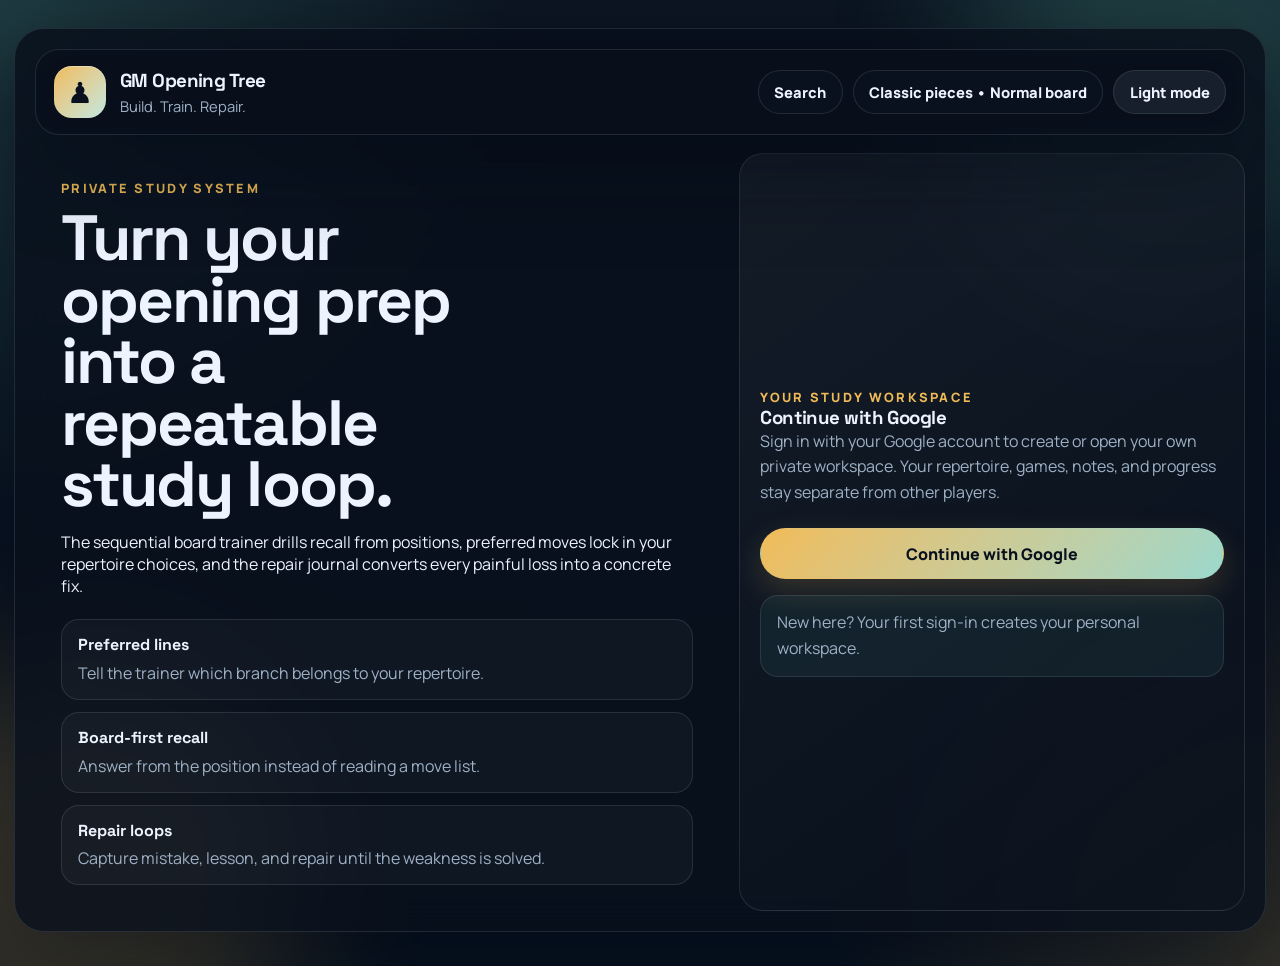
<file: index.html>
<!doctype html>
<html lang="en" data-theme="dark">
<head>
  <meta charset="UTF-8" />
  <meta name="viewport" content="width=device-width, initial-scale=1.0" />
  <title>GM Opening Tree</title>
  <meta name="theme-color" content="#08111d" />
  <link rel="manifest" href="manifest.json" />
  <link rel="preconnect" href="https://fonts.googleapis.com" />
  <link rel="preconnect" href="https://fonts.gstatic.com" crossorigin />
  <link href="https://fonts.googleapis.com/css2?family=Manrope:wght@400;500;700;800&family=Space+Grotesk:wght@500;700&display=swap" rel="stylesheet" />
  <script>
    document.documentElement.dataset.theme = localStorage.getItem("gm_opening_tree_theme_v1") || "dark";
  </script>
  <link rel="stylesheet" href="styles.css" />
  <script src="vendor/supabase-js.min.js"></script>
  <script src="vendor/chess.min.js"></script>
</head>
<body class="app-page" data-page="dashboard">
  <div class="texture-grid"></div>
  <div class="bg-orb orb-a"></div>
  <div class="bg-orb orb-b"></div>

  <header class="page-shell site-header">
    <nav class="topbar">
      <a class="brand brand-link" href="index.html">
        <span class="logo">&#9823;</span>
        <div>
          <h1>GM Opening Tree</h1>
          <p>Your repertoire cockpit</p>
        </div>
      </a>

      <div class="page-nav" aria-label="Primary">
        <a class="nav-link is-current" href="index.html">Dashboard</a>
        <a class="nav-link" href="editor.html">Move Editor</a>
        <a class="nav-link" href="games.html">Games</a>
        <a class="nav-link" href="positions.html">Positions</a>
        <a class="nav-link" href="training.html">Training</a>
        <a class="nav-link" href="repair.html">Repair</a>
        <a class="nav-link" href="support.html">Support</a>
      </div>

      <div class="nav-actions">
        <button id="themeToggleBtn" class="button button-secondary button-tiny" type="button">Light mode</button>
        <button id="syncBtn" class="button button-primary button-tiny" type="button">Sync</button>
        <button id="logoutBtn" class="button button-secondary button-tiny" type="button">Logout</button>
      </div>
    </nav>

    <section class="hero-grid">
      <div class="hero-copy">
        <p class="eyebrow">What to do</p>
        <h2>Run the app like a chess brain, not just an opening notebook.</h2>
        <p>
          Build lines, analyze real games, extract lasting positions, drill your repertoire, and keep repair work visible until the weakness disappears.
        </p>
      </div>

      <div class="hero-stat-grid">
        <article class="stat-card">
          <span>Moves tracked</span>
          <strong id="nodeCount">0</strong>
        </article>
        <article class="stat-card">
          <span>Root lines</span>
          <strong id="lineCount">0</strong>
        </article>
        <article class="stat-card">
          <span>Games analyzed</span>
          <strong id="gameCount">0</strong>
        </article>
        <article class="stat-card">
          <span>Positions saved</span>
          <strong id="positionCount">0</strong>
        </article>
        <article class="stat-card">
          <span>Mistakes logged</span>
          <strong id="mistakeCount">0</strong>
        </article>
        <article class="stat-card">
          <span>Repairs due</span>
          <strong id="repairCount">0</strong>
        </article>
      </div>
    </section>
  </header>

  <main class="page-shell dashboard-shell">
    <section class="panel dashboard-panel">
      <div class="section-heading">
        <div>
          <p class="eyebrow">Today's Mission</p>
          <h3>What is the single best thing to do next?</h3>
          <p class="muted">Repairs, positions, opening lines, unfinished games, and support items compete here so you do not have to guess.</p>
        </div>

        <div class="dashboard-focus">
          <span id="dashboardMissionCount" class="status-pill">0 actions ready</span>
        </div>
      </div>

      <div id="todayMissionList" class="dashboard-grid"></div>
    </section>

    <section class="panel dashboard-panel">
      <div class="section-heading">
        <div>
          <p class="eyebrow">Study dashboard</p>
          <h3>Choose your next rep</h3>
          <p class="muted">
            The app now splits move building, personal game analysis, extracted positions, training, and repair into separate lanes so later middlegame and endgame modules can fit cleanly too.
          </p>
        </div>

        <div class="dashboard-focus">
          <span class="status-pill">Future-ready workspace</span>
        </div>
      </div>

      <div class="dashboard-grid">
        <a class="study-choice-card" href="editor.html">
          <span class="study-choice-kicker">Move editor</span>
          <h4>Build lines with the live board</h4>
          <p>Use the explorer, edit move notes, mark preferred answers, and see the board update as you move.</p>
          <div class="study-choice-meta">
            <strong id="dashboardEditorCount">0 moves</strong>
            <span>Explorer, editor, and board</span>
          </div>
        </a>

        <a class="study-choice-card" href="games.html">
          <span class="study-choice-kicker">Game analysis</span>
          <h4>Replay your own games honestly</h4>
          <p>Import a PGN, mark the critical moments, write what you thought, and extract reusable study objects from the pain.</p>
          <div class="study-choice-meta">
            <strong id="dashboardGamesCount">0 games</strong>
            <span>Replay board, move notes, extraction tools</span>
          </div>
        </a>

        <a class="study-choice-card" href="positions.html">
          <span class="study-choice-kicker">Position vault</span>
          <h4>Keep the boards that matter</h4>
          <p>Save important positions with the human question, best move idea, and linked repair so the lesson survives the game.</p>
          <div class="study-choice-meta">
            <strong id="dashboardPositionCount">0 positions</strong>
            <span>Position cards linked to games and openings</span>
          </div>
        </a>

        <a class="study-choice-card" href="training.html">
          <span class="study-choice-kicker">Training mode</span>
          <h4>Sequential board trainer</h4>
          <p>Choose the root, hear the opponent reply, and keep naming your move until the stored line runs out.</p>
          <div class="study-choice-meta">
            <strong id="dashboardTrainerCount">0 prompts</strong>
            <span>Reveal the answer or jump to the next line</span>
          </div>
        </a>

        <a class="study-choice-card" href="repair.html">
          <span class="study-choice-kicker">Repair loop</span>
          <h4>Turn mistakes into fixes</h4>
          <p>Store the mistake, capture the lesson, and keep the repair active until the leak is fully solved.</p>
          <div class="study-choice-meta">
            <strong id="dashboardRepairCount">0 open</strong>
            <span>Linked to board positions</span>
          </div>
        </a>

        <a class="study-choice-card" href="support.html">
          <span class="study-choice-kicker">Support hub</span>
          <h4>Hold goals, reminders, books, and mindset cards</h4>
          <p>Keep the non-board parts of the journey visible without polluting the chess analysis pages.</p>
          <div class="study-choice-meta">
            <strong id="dashboardSupportCount">0 goals • 0 due</strong>
            <span>Goals, reminders, books, cards</span>
          </div>
        </a>
      </div>
    </section>

    <section class="dashboard-secondary">
      <article class="panel dashboard-focus-panel">
        <p class="eyebrow">Current focus</p>
        <h3 id="dashboardFocusTitle">No move selected yet</h3>
        <p id="dashboardFocusSubtitle" class="muted">Open the move editor, pick a line, and the selected focus will travel with you across pages.</p>
        <div id="dashboardCurrentLine" class="line-strip">
          <div class="line-empty">Selection is empty. The workspace is ready whenever you want to anchor it to a line.</div>
        </div>
      </article>

      <article class="panel dashboard-roadmap-panel">
        <p class="eyebrow">Support brain</p>
        <h3>Visible outside-the-board work</h3>
        <p class="muted">
          Overdue reminders, current books, pinned cards, and critical goals stay visible here while the actual editing lives in the Support Hub.
        </p>
        <div class="intro-stat-stack">
          <span id="dashboardDueReminderCount" class="status-pill">0 due reminders</span>
          <span id="dashboardCurrentBooksCount" class="status-pill">0 current books</span>
          <span id="dashboardActiveGoalsCount" class="status-pill">0 active goals</span>
          <span id="dashboardPinnedCardsCount" class="status-pill">0 pinned cards</span>
          <span id="dashboardSupportCriticalGoals" class="status-pill">0 critical goals</span>
        </div>
        <div id="dashboardSupportSummary" class="heatmap-list">
          <div class="line-empty">No support items yet. Add goals, reminders, books, or cards in the Support Hub.</div>
        </div>
      </article>
    </section>

    <section class="dashboard-secondary">
      <article class="panel dashboard-heatmap-panel">
        <p class="eyebrow">Weakness heatmap</p>
        <h3>Repeated patterns</h3>
        <p class="muted">Mistakes extracted from your games will accumulate here by category so the same leak stops hiding.</p>
        <div id="dashboardHeatmap" class="heatmap-list">
          <div class="line-empty">No mistake records yet.</div>
        </div>
      </article>

      <article class="panel dashboard-queue-panel">
        <p class="eyebrow">Games needing work</p>
        <h3>Unfinished analysis queue</h3>
        <p class="muted">Imported games stay visible here until the lessons are extracted and the repairs exist.</p>
        <div id="dashboardGameQueue" class="queue-list">
          <div class="line-empty">No games in the queue yet.</div>
        </div>
      </article>
    </section>
  </main>

  <footer class="page-shell page-footer">
    <p>Pick the page that matches the work: build, train, or repair.</p>
  </footer>

  <script src="js/config.js"></script>
  <script type="module" src="js/db.js"></script>
  <script type="module" src="./js/dashboard.js"></script>
  <script>
    if ("serviceWorker" in navigator) navigator.serviceWorker.register("service-worker.js");
  </script>
</body>
</html>
</file>
<file: styles.css>
:root {
  --font-body: "Manrope", ui-sans-serif, sans-serif;
  --font-heading: "Space Grotesk", ui-sans-serif, sans-serif;
  --radius-xl: 34px;
  --radius-lg: 28px;
  --radius-md: 20px;
  --radius-sm: 14px;
}

[data-theme="dark"] {
  --bg: #07111f;
  --bg-secondary: #0c1727;
  --surface: rgba(9, 17, 29, 0.82);
  --surface-strong: rgba(12, 21, 35, 0.95);
  --surface-soft: rgba(17, 29, 47, 0.76);
  --surface-card: rgba(14, 24, 40, 0.72);
  --text: #edf4ff;
  --muted: #9fb1c5;
  --soft: #cfdae8;
  --line: rgba(153, 171, 194, 0.16);
  --line-strong: rgba(153, 171, 194, 0.28);
  --accent: #f0bb57;
  --accent-2: #5fc0ac;
  --accent-3: #df7d72;
  --accent-shadow: rgba(240, 187, 87, 0.18);
  --shadow: 0 32px 90px rgba(2, 8, 20, 0.46);
  --board-light: #f2efe5;
  --board-dark: #8393af;
  --board-frame: linear-gradient(145deg, rgba(255, 255, 255, 0.05), rgba(255, 255, 255, 0)),
    linear-gradient(135deg, rgba(240, 187, 87, 0.14), rgba(95, 192, 172, 0.12));
  --piece-outline: rgba(9, 16, 28, 0.97);
  --piece-shadow: 0 4px 10px rgba(7, 17, 31, 0.16);
  --button-secondary: rgba(147, 163, 184, 0.11);
  --button-ghost: rgba(13, 22, 36, 0.48);
  --choice-a: linear-gradient(135deg, rgba(16, 27, 45, 0.93), rgba(12, 20, 35, 0.8));
  --choice-b: linear-gradient(135deg, rgba(20, 34, 56, 0.88), rgba(13, 23, 39, 0.78));
}

[data-theme="light"] {
  --bg: #f4efe4;
  --bg-secondary: #f8f3ea;
  --surface: rgba(255, 255, 255, 0.84);
  --surface-strong: rgba(255, 255, 255, 0.95);
  --surface-soft: rgba(255, 251, 245, 0.88);
  --surface-card: rgba(248, 242, 232, 0.86);
  --text: #162133;
  --muted: #607089;
  --soft: #39485e;
  --line: rgba(27, 44, 71, 0.12);
  --line-strong: rgba(27, 44, 71, 0.22);
  --accent: #b96f26;
  --accent-2: #0e8b78;
  --accent-3: #b14d60;
  --accent-shadow: rgba(185, 111, 38, 0.16);
  --shadow: 0 28px 70px rgba(54, 61, 74, 0.12);
  --board-light: #fffaf0;
  --board-dark: #8190ab;
  --board-frame: linear-gradient(145deg, rgba(255, 255, 255, 0.8), rgba(255, 255, 255, 0.14)),
    linear-gradient(135deg, rgba(185, 111, 38, 0.09), rgba(14, 139, 120, 0.08));
  --piece-outline: rgba(17, 26, 41, 0.88);
  --piece-shadow: 0 3px 8px rgba(17, 26, 41, 0.1);
  --button-secondary: rgba(18, 31, 50, 0.08);
  --button-ghost: rgba(255, 255, 255, 0.58);
  --choice-a: linear-gradient(135deg, rgba(255, 255, 255, 0.98), rgba(245, 238, 226, 0.9));
  --choice-b: linear-gradient(135deg, rgba(248, 243, 235, 0.98), rgba(255, 255, 255, 0.86));
}

* {
  box-sizing: border-box;
}

[data-board-contrast="high-clarity"] {
  --board-light: #fff8ec;
  --board-dark: #647899;
}

html {
  min-height: 100%;
}

body {
  margin: 0;
  min-height: 100vh;
  font-family: var(--font-body);
  color: var(--text);
  background:
    radial-gradient(circle at top left, rgba(95, 192, 172, 0.22), transparent 32rem),
    radial-gradient(circle at bottom right, rgba(240, 187, 87, 0.18), transparent 28rem),
    linear-gradient(180deg, rgba(255, 255, 255, 0.02), rgba(255, 255, 255, 0)),
    var(--bg);
  overflow-x: hidden;
}

.texture-grid {
  position: fixed;
  inset: 0;
  background-image:
    linear-gradient(rgba(255, 255, 255, 0.025) 1px, transparent 1px),
    linear-gradient(90deg, rgba(255, 255, 255, 0.025) 1px, transparent 1px);
  background-size: 36px 36px;
  mask-image: radial-gradient(circle at center, black, transparent 82%);
  pointer-events: none;
  opacity: 0.45;
}

[data-theme="light"] .texture-grid {
  background-image:
    linear-gradient(rgba(20, 32, 51, 0.028) 1px, transparent 1px),
    linear-gradient(90deg, rgba(20, 32, 51, 0.028) 1px, transparent 1px);
  opacity: 0.56;
}

.bg-orb {
  position: fixed;
  width: 420px;
  height: 420px;
  border-radius: 50%;
  filter: blur(72px);
  opacity: 0.32;
  pointer-events: none;
}

.orb-a {
  top: -140px;
  right: -100px;
  background: rgba(95, 192, 172, 0.74);
}

.orb-b {
  left: -120px;
  bottom: -180px;
  background: rgba(240, 187, 87, 0.68);
}

.page-shell {
  width: min(1380px, calc(100% - 28px));
  margin: 0 auto;
}

.site-header,
.page-header,
.page-footer,
.live-board-shell,
.workspace-shell,
.training-shell,
.repair-shell,
.random-shell,
.auth-shell,
.dashboard-shell {
  position: relative;
  z-index: 1;
}

.site-header,
.page-header {
  padding-top: 22px;
}

.page-footer {
  padding: 14px 0 36px;
  text-align: center;
  color: var(--muted);
}

h1,
h2,
h3,
h4,
p {
  margin: 0;
}

h1,
h2,
h3,
h4 {
  font-family: var(--font-heading);
  letter-spacing: -0.03em;
}

a {
  color: inherit;
}

code {
  padding: 0.15rem 0.38rem;
  border-radius: 0.5rem;
  background: rgba(148, 163, 184, 0.12);
  color: var(--text);
}

.topbar,
.hero-grid,
.panel {
  border: 1px solid var(--line);
  background: var(--surface);
  backdrop-filter: blur(18px);
  box-shadow: var(--shadow);
  animation: riseIn 0.55s ease both;
}

.topbar {
  display: flex;
  align-items: center;
  justify-content: space-between;
  gap: 18px;
  flex-wrap: wrap;
  padding: 16px 18px;
  border-radius: 24px;
}

.brand {
  display: flex;
  align-items: center;
  gap: 14px;
  min-width: 0;
}

.brand-link {
  text-decoration: none;
}

.logo {
  display: grid;
  place-items: center;
  width: 52px;
  height: 52px;
  flex: 0 0 52px;
  border-radius: 18px;
  background: linear-gradient(135deg, var(--accent), color-mix(in srgb, var(--accent-2) 38%, white));
  color: #08111d;
  font-size: 29px;
  box-shadow: inset 0 1px 0 rgba(255, 255, 255, 0.35);
}

.brand h1 {
  font-size: 1.18rem;
}

.brand p {
  color: var(--muted);
  font-size: 0.92rem;
  margin-top: 0.18rem;
}

.page-nav,
.nav-actions,
.stack-actions,
.form-actions,
.random-actions,
.repair-actions,
.line-tools,
.roadmap-pill-row {
  display: flex;
  align-items: center;
  gap: 10px;
  flex-wrap: wrap;
}

.page-nav {
  justify-content: center;
  padding: 6px;
  border: 1px solid var(--line);
  border-radius: 999px;
  background: rgba(255, 255, 255, 0.03);
}

.nav-link {
  display: inline-flex;
  align-items: center;
  justify-content: center;
  min-height: 42px;
  padding: 0.68rem 0.95rem;
  border-radius: 999px;
  color: var(--muted);
  text-decoration: none;
  font-size: 0.92rem;
  font-weight: 800;
  transition: color 0.18s ease, background 0.18s ease, transform 0.18s ease;
}

.nav-link:hover {
  color: var(--text);
  transform: translateY(-1px);
}

.nav-link.is-current {
  background: rgba(255, 255, 255, 0.08);
  color: var(--text);
}

.button {
  appearance: none;
  border: 1px solid transparent;
  border-radius: 999px;
  padding: 0.86rem 1.15rem;
  font: inherit;
  font-weight: 800;
  color: var(--text);
  cursor: pointer;
  text-decoration: none;
  transition: transform 0.18s ease, box-shadow 0.18s ease, border-color 0.18s ease, background 0.18s ease;
}

.button:hover {
  transform: translateY(-1px);
}

.button:disabled {
  opacity: 0.45;
  cursor: not-allowed;
  transform: none;
}

.button-primary {
  background: linear-gradient(135deg, var(--accent), color-mix(in srgb, var(--accent-2) 62%, white));
  color: #08111d;
  box-shadow: 0 12px 32px var(--accent-shadow);
}

.button-secondary {
  background: var(--button-secondary);
  border-color: var(--line);
}

.button-ghost {
  background: var(--button-ghost);
  border-color: var(--line);
}

.button-danger {
  background: color-mix(in srgb, var(--accent-3) 22%, transparent);
  border-color: color-mix(in srgb, var(--accent-3) 34%, var(--line));
  color: color-mix(in srgb, var(--accent-3) 68%, white);
}

.button-soft-accent {
  background: linear-gradient(135deg, color-mix(in srgb, var(--accent) 18%, transparent), color-mix(in srgb, var(--accent-2) 16%, transparent));
  border-color: color-mix(in srgb, var(--accent) 25%, var(--line));
}

.button-tiny {
  padding: 0.68rem 0.96rem;
  font-size: 0.92rem;
}

.hidden-file-input {
  display: none;
}

.eyebrow {
  color: var(--accent);
  font-size: 0.8rem;
  font-weight: 900;
  letter-spacing: 0.18em;
  text-transform: uppercase;
}

.muted,
.subheading,
.panel-note,
.phone-note {
  color: var(--muted);
  line-height: 1.6;
}

.hero-grid {
  margin-top: 18px;
  border-radius: 34px;
  padding: 32px;
  display: grid;
  grid-template-columns: minmax(0, 1.25fr) minmax(320px, 0.95fr);
  gap: 22px;
}

.hero-copy h2 {
  font-size: clamp(2.8rem, 6vw, 5.25rem);
  line-height: 0.95;
  margin: 0.72rem 0 1rem;
  max-width: 13ch;
}

.hero-copy p:last-child {
  max-width: 60ch;
  font-size: 1.04rem;
}

.hero-stat-grid {
  display: grid;
  grid-template-columns: repeat(2, minmax(0, 1fr));
  gap: 12px;
  align-content: start;
}

.stat-card {
  padding: 1.15rem 1.2rem;
  border-radius: 22px;
  border: 1px solid var(--line);
  background: linear-gradient(145deg, rgba(255, 255, 255, 0.04), rgba(255, 255, 255, 0));
}

.stat-card span {
  display: block;
  color: var(--muted);
  font-size: 0.88rem;
  margin-bottom: 0.45rem;
}

.stat-card strong {
  display: block;
  font-size: clamp(1.9rem, 3vw, 2.6rem);
  color: var(--accent);
  font-family: var(--font-heading);
}

.panel {
  border-radius: 30px;
  padding: 22px;
  min-width: 0;
}

.page-intro-panel,
.dashboard-panel {
  margin-top: 18px;
}

.page-intro-panel h2 {
  font-size: clamp(2rem, 4vw, 3.3rem);
  line-height: 1;
  margin: 0.5rem 0 0.85rem;
  max-width: 14ch;
}

.page-intro-meta,
.dashboard-focus {
  align-self: flex-start;
}

.dashboard-shell {
  display: grid;
  gap: 18px;
  padding-top: 18px;
  padding-bottom: 20px;
}

.dashboard-grid,
.dashboard-secondary,
.repair-workspace {
  display: grid;
  gap: 18px;
}

.dashboard-grid {
  grid-template-columns: repeat(auto-fit, minmax(260px, 1fr));
}

.dashboard-secondary {
  grid-template-columns: minmax(0, 1.1fr) minmax(320px, 0.9fr);
}

.study-choice-card {
  display: grid;
  gap: 12px;
  padding: 22px;
  border-radius: 26px;
  border: 1px solid var(--line);
  background: linear-gradient(135deg, rgba(255, 255, 255, 0.05), rgba(255, 255, 255, 0)),
    linear-gradient(140deg, rgba(240, 187, 87, 0.08), rgba(95, 192, 172, 0.08));
  text-decoration: none;
  transition: transform 0.18s ease, border-color 0.18s ease, box-shadow 0.18s ease;
}

.study-choice-card:hover {
  transform: translateY(-2px);
  border-color: var(--line-strong);
  box-shadow: 0 20px 50px rgba(4, 10, 22, 0.12);
}

.study-choice-kicker {
  color: var(--accent);
  font-size: 0.78rem;
  font-weight: 900;
  letter-spacing: 0.16em;
  text-transform: uppercase;
}

.study-choice-card h4 {
  font-size: 1.42rem;
}

.study-choice-card p {
  color: var(--muted);
  line-height: 1.65;
}

.trainer-setup-panel,
.trainer-panel {
  display: grid;
  gap: 18px;
}

.trainer-setup-grid {
  display: grid;
  grid-template-columns: repeat(3, minmax(0, 1fr));
  gap: 14px;
}

.trainer-filter-card,
.trainer-select-field {
  padding: 18px;
  border-radius: 22px;
  border: 1px solid var(--line);
  background: linear-gradient(145deg, rgba(255, 255, 255, 0.04), rgba(255, 255, 255, 0));
}

.trainer-filter-card {
  display: grid;
  gap: 12px;
}

.trainer-filter-card strong {
  display: block;
  font-size: 1.24rem;
  font-family: var(--font-heading);
}

.trainer-select-field {
  align-content: start;
}

.trainer-select-field select {
  margin-top: 10px;
}

.segmented-control {
  display: flex;
  gap: 10px;
  flex-wrap: wrap;
}

.segmented-button {
  flex: 1 1 120px;
}

.segmented-button.is-active {
  border-color: color-mix(in srgb, var(--accent) 48%, var(--line));
  background: linear-gradient(135deg, color-mix(in srgb, var(--accent) 28%, transparent), color-mix(in srgb, var(--accent-2) 18%, transparent));
  box-shadow: 0 0 0 4px color-mix(in srgb, var(--accent) 12%, transparent);
}

.study-choice-meta {
  display: flex;
  justify-content: space-between;
  gap: 12px;
  flex-wrap: wrap;
  padding-top: 10px;
  border-top: 1px solid var(--line);
}

.study-choice-meta strong {
  font-size: 1rem;
}

.study-choice-meta span {
  color: var(--muted);
  font-size: 0.92rem;
}

.dashboard-focus-panel,
.dashboard-roadmap-panel {
  display: grid;
  gap: 14px;
}

.roadmap-pill {
  display: inline-flex;
  align-items: center;
  justify-content: center;
  min-height: 40px;
  padding: 0.65rem 0.88rem;
  border-radius: 999px;
  border: 1px solid var(--line);
  background: rgba(255, 255, 255, 0.03);
  color: var(--soft);
  font-size: 0.88rem;
  font-weight: 800;
}

.live-board-shell {
  padding: 18px 0 0;
}

.live-board-panel {
  position: relative;
  overflow: hidden;
}

.live-board-panel::before {
  content: "";
  position: absolute;
  inset: auto -10% -45% 25%;
  height: 300px;
  background: radial-gradient(circle, rgba(240, 187, 87, 0.14), transparent 70%);
  pointer-events: none;
}

.live-board-heading,
.live-board-layout {
  position: relative;
  z-index: 1;
}

.live-board-heading {
  display: flex;
  justify-content: space-between;
  gap: 18px;
  align-items: flex-start;
  margin-bottom: 18px;
}

.live-board-heading h3,
.section-heading h3 {
  font-size: clamp(1.8rem, 3vw, 2.55rem);
  margin: 0.45rem 0 0.38rem;
}

.status-pill,
.mini-pill {
  display: inline-flex;
  align-items: center;
  justify-content: center;
  min-height: 44px;
  padding: 0.7rem 1rem;
  border-radius: 999px;
  border: 1px solid color-mix(in srgb, var(--accent) 32%, var(--line));
  background: rgba(7, 13, 24, 0.08);
  color: var(--text);
  font-size: 0.92rem;
  font-weight: 900;
}

[data-theme="light"] .status-pill,
[data-theme="light"] .mini-pill {
  background: rgba(255, 255, 255, 0.62);
}

.mini-pill {
  min-height: 0;
  align-self: flex-start;
  margin-bottom: 12px;
}

.live-board-layout,
.repair-focus-layout {
  display: grid;
  grid-template-columns: minmax(300px, 440px) minmax(0, 1fr);
  gap: 24px;
  align-items: start;
}

.board-stage,
.random-board-column {
  display: grid;
  gap: 14px;
}

.board-frame {
  width: min(100%, 440px);
  padding: 18px;
  border-radius: 30px;
  border: 1px solid var(--line);
  background: var(--board-frame);
}

.compact-board-frame {
  width: min(100%, 360px);
}

.chess-board {
  width: 100%;
  aspect-ratio: 1;
  display: grid;
  grid-template-columns: repeat(8, minmax(0, 1fr));
  border-radius: 24px;
  overflow: hidden;
  border: 1px solid var(--line);
  background: var(--bg-secondary);
  container-type: inline-size;
}

.chess-board.compact {
  border-radius: 20px;
}

.board-square {
  position: relative;
  display: grid;
  place-items: center;
  aspect-ratio: 1;
  min-width: 0;
  min-height: 0;
}

.board-square.light {
  background: var(--board-light);
}

.board-square.dark {
  background: var(--board-dark);
}

.board-square::before,
.board-square::after {
  position: absolute;
  font-size: 0.72rem;
  font-weight: 900;
  opacity: 0;
}

.board-square::before {
  content: attr(data-rank);
  top: 7px;
  left: 7px;
}

.board-square::after {
  content: attr(data-file);
  right: 7px;
  bottom: 7px;
}

.board-square.show-rank::before,
.board-square.show-file::after {
  opacity: 0.78;
}

.board-square.light::before,
.board-square.light::after {
  color: rgba(15, 23, 42, 0.48);
}

.board-square.dark::before,
.board-square.dark::after {
  color: rgba(248, 250, 252, 0.74);
}

.board-square.last-from {
  box-shadow: inset 0 0 0 3px rgba(95, 192, 172, 0.76);
}

.board-square.last-to {
  box-shadow: inset 0 0 0 3px rgba(240, 187, 87, 0.92);
}

.piece-wrap {
  position: relative;
  display: grid;
  place-items: center;
  width: 100%;
  height: 100%;
}

.piece-img {
  width: 86%;
  height: 86%;
  object-fit: contain;
  image-rendering: -webkit-optimize-contrast;
  filter: none;
}

.piece-img.is-broken {
  display: none;
}

.piece-fallback {
  display: none;
}

.piece-img.is-broken + .piece-fallback {
  display: block;
}

.piece {
  display: block;
  font-size: clamp(1.5rem, 9.2cqi, 2.8rem);
  line-height: 1;
  filter: drop-shadow(var(--piece-shadow));
}

.chess-board.compact .piece {
  font-size: clamp(1.35rem, 9.8cqi, 2.45rem);
}

.piece.white {
  color: #fffaf0;
  -webkit-text-stroke: 1.3px var(--piece-outline);
  text-shadow:
    0 1px 0 var(--piece-outline),
    0 0 10px rgba(255, 250, 240, 0.3);
}

.piece.black {
  color: #11151e;
  -webkit-text-stroke: 0.6px rgba(255, 255, 255, 0.12);
}

.board-sidebar,
.repair-focus-sidebar {
  display: grid;
  gap: 14px;
}

.board-detail-grid {
  display: grid;
  grid-template-columns: repeat(2, minmax(0, 1fr));
  gap: 12px;
}

.board-detail-grid-triple {
  grid-template-columns: repeat(3, minmax(0, 1fr));
}

.board-detail-card {
  min-width: 0;
  padding: 18px;
  border-radius: 22px;
  border: 1px solid var(--line);
  background: linear-gradient(145deg, rgba(255, 255, 255, 0.04), rgba(255, 255, 255, 0));
}

.board-detail-wide {
  grid-column: 1 / -1;
}

.board-detail-label,
.line-label,
.prompt-label {
  display: block;
  color: var(--accent);
  font-size: 0.8rem;
  font-weight: 900;
  letter-spacing: 0.16em;
  text-transform: uppercase;
}

.board-detail-card strong {
  display: block;
  font-size: clamp(1.65rem, 3vw, 2.35rem);
  margin: 0.5rem 0 0.42rem;
  line-height: 1.06;
}

.workspace-shell,
.training-shell,
.repair-shell {
  display: grid;
  gap: 18px;
  padding-top: 18px;
  padding-bottom: 20px;
}

.workspace-shell {
  grid-template-columns: minmax(360px, 1.05fr) minmax(360px, 0.95fr);
}

.repair-workspace {
  grid-template-columns: minmax(0, 0.95fr) minmax(0, 1.05fr);
}

.panel-heading,
.section-heading {
  display: flex;
  justify-content: space-between;
  align-items: flex-start;
  gap: 16px;
  margin-bottom: 16px;
}

.panel-heading h3 {
  font-size: 1.45rem;
}

.subheading {
  margin-top: 0.34rem;
  font-size: 0.95rem;
}

.tree {
  display: block;
  max-height: calc(100vh - 240px);
  overflow: auto;
  padding-right: 6px;
  scrollbar-gutter: stable;
}

.tree::-webkit-scrollbar {
  width: 10px;
}

.tree::-webkit-scrollbar-thumb {
  background: rgba(148, 163, 184, 0.24);
  border-radius: 999px;
}

.line-view {
  display: grid;
  gap: 16px;
}

.line-block {
  padding: 16px;
  border-radius: 24px;
  border: 1px solid var(--line);
  background: linear-gradient(135deg, rgba(95, 192, 172, 0.09), rgba(255, 255, 255, 0));
}

.line-strip {
  display: flex;
  flex-wrap: wrap;
  align-items: center;
  gap: 10px;
  min-height: 44px;
  margin-top: 12px;
}

.line-empty {
  color: var(--muted);
  line-height: 1.5;
}

.line-chip {
  appearance: none;
  display: inline-flex;
  align-items: center;
  gap: 8px;
  border: 1px solid var(--line);
  border-radius: 999px;
  padding: 0.74rem 0.96rem;
  background: rgba(255, 255, 255, 0.02);
  color: var(--text);
  font: inherit;
  font-weight: 900;
  white-space: nowrap;
  text-decoration: none;
}

button.line-chip {
  cursor: pointer;
}

.line-chip::after {
  content: "\203A";
  color: var(--muted);
}

.line-chip:last-child::after {
  content: "";
}

.line-chip.active {
  border-color: color-mix(in srgb, var(--accent) 52%, var(--line));
  box-shadow: 0 0 0 4px color-mix(in srgb, var(--accent) 16%, transparent);
}

.choice-heading {
  display: flex;
  justify-content: space-between;
  align-items: end;
  gap: 12px;
  border-top: 1px solid var(--line);
  padding-top: 16px;
}

.choice-heading h4 {
  font-size: 1.12rem;
}

.choice-heading span {
  color: var(--muted);
  font-size: 0.84rem;
  font-weight: 800;
}

.choice-list {
  display: grid;
  gap: 11px;
}

.choice-card {
  width: 100%;
  display: grid;
  grid-template-columns: 42px minmax(0, 1fr);
  gap: 14px;
  align-items: center;
  padding: 15px 16px;
  text-align: left;
  border: 1px solid var(--line);
  border-radius: 22px;
  background: var(--choice-a);
  cursor: pointer;
  transition: transform 0.18s ease, border-color 0.18s ease, box-shadow 0.18s ease;
}

.choice-card.choice-b {
  background: var(--choice-b);
}

.choice-card:hover {
  transform: translateY(-1px);
  border-color: var(--line-strong);
}

.choice-card.is-preferred {
  border-color: color-mix(in srgb, var(--accent) 38%, var(--line));
}

.choice-card.highlight-blunder {
  border-color: rgba(223, 125, 114, 0.58);
}

.choice-card.highlight-great {
  border-color: rgba(95, 192, 172, 0.62);
}

.choice-card.highlight-brilliant {
  border-color: rgba(77, 130, 216, 0.58);
}

.choice-index {
  display: grid;
  place-items: center;
  width: 38px;
  height: 38px;
  border-radius: 14px;
  background: rgba(95, 192, 172, 0.14);
  color: var(--soft);
  font-size: 0.88rem;
  font-weight: 900;
}

.choice-main {
  min-width: 0;
  display: grid;
  gap: 6px;
}

.choice-topline,
.card-move-line,
.answer-card-top,
.repair-item-top {
  display: flex;
  flex-wrap: wrap;
  align-items: center;
  gap: 8px;
}

.move-san {
  font-size: 1.1rem;
  color: var(--text);
}

.child-count {
  display: inline-grid;
  place-items: center;
  min-width: 24px;
  height: 24px;
  padding: 0 0.45rem;
  border-radius: 999px;
  background: rgba(95, 192, 172, 0.15);
  color: var(--soft);
  font-size: 0.78rem;
  font-weight: 900;
}

.mark-badge {
  display: inline-flex;
  align-items: center;
  justify-content: center;
  min-height: 22px;
  padding: 0.24rem 0.55rem;
  border-radius: 999px;
  border: 1px solid transparent;
  font-size: 0.72rem;
  font-weight: 900;
  letter-spacing: 0.02em;
  text-transform: uppercase;
}

.mark-preferred {
  background: color-mix(in srgb, var(--accent) 16%, transparent);
  border-color: color-mix(in srgb, var(--accent) 36%, transparent);
  color: var(--accent);
}

.mark-blunder {
  background: rgba(223, 125, 114, 0.16);
  border-color: rgba(223, 125, 114, 0.3);
  color: #ffd1cb;
}

.mark-great {
  background: rgba(95, 192, 172, 0.16);
  border-color: rgba(95, 192, 172, 0.3);
  color: #bdf3ec;
}

.mark-brilliant {
  background: rgba(77, 130, 216, 0.17);
  border-color: rgba(77, 130, 216, 0.34);
  color: #dbe9ff;
}

[data-theme="light"] .mark-blunder {
  color: #8a3744;
}

[data-theme="light"] .mark-great {
  color: #11685f;
}

[data-theme="light"] .mark-brilliant {
  color: #214d8a;
}

.node-title,
.card-path,
.card-tags,
.trainer-hint,
.repair-linked,
.answer-card-title {
  color: var(--muted);
}

.node-tags,
.card-tags {
  display: flex;
  flex-wrap: wrap;
  gap: 6px;
}

.tag {
  display: inline-flex;
  align-items: center;
  padding: 0.3rem 0.56rem;
  border-radius: 999px;
  background: rgba(95, 192, 172, 0.12);
  color: var(--soft);
  font-size: 0.72rem;
  font-weight: 800;
}

.move-form,
.repair-form {
  display: grid;
  gap: 14px;
}

.form-grid.two-up {
  display: grid;
  grid-template-columns: repeat(2, minmax(0, 1fr));
  gap: 12px;
}

label {
  display: grid;
  gap: 8px;
  color: var(--soft);
  font-size: 0.9rem;
  font-weight: 800;
}

input,
textarea,
select {
  width: 100%;
  min-width: 0;
  border: 1px solid var(--line);
  border-radius: 18px;
  background: rgba(255, 255, 255, 0.04);
  color: var(--text);
  padding: 0.92rem 1rem;
  font: inherit;
}

[data-theme="light"] input,
[data-theme="light"] textarea,
[data-theme="light"] select {
  background: rgba(255, 255, 255, 0.85);
}

textarea {
  resize: vertical;
  min-height: 140px;
  line-height: 1.6;
}

input:focus,
textarea:focus,
select:focus {
  outline: none;
  border-color: color-mix(in srgb, var(--accent) 42%, var(--line));
  box-shadow: 0 0 0 4px color-mix(in srgb, var(--accent) 14%, transparent);
}

.check-row {
  grid-template-columns: auto 1fr;
  align-items: flex-start;
  gap: 12px;
  padding: 0.95rem 1rem;
  border: 1px solid var(--line);
  border-radius: 20px;
  background: rgba(255, 255, 255, 0.03);
}

.check-row input {
  width: 18px;
  height: 18px;
  margin-top: 3px;
  accent-color: var(--accent-2);
}

.check-row small {
  display: block;
  margin-top: 0.3rem;
  color: var(--muted);
  font-size: 0.82rem;
  font-weight: 600;
  line-height: 1.45;
}

.trainer-layout,
.random-layout,
.auth-grid {
  display: grid;
  gap: 20px;
}

.trainer-layout {
  grid-template-columns: minmax(280px, 340px) minmax(0, 1fr);
}

.trainer-universal-grid {
  display: grid;
  grid-template-columns: minmax(260px, 340px) minmax(0, 1fr);
  gap: 18px;
  align-items: start;
}

.trainer-queue-panel {
  display: grid;
  grid-template-rows: auto minmax(0, 1fr);
  min-height: 0;
  height: min(72vh, 980px);
  max-height: min(72vh, 980px);
  overflow: hidden;
}

.trainer-board-panel,
.trainer-prompt-card,
.study-card,
.auth-card {
  border: 1px solid var(--line);
  border-radius: 24px;
  background: linear-gradient(145deg, rgba(255, 255, 255, 0.05), rgba(255, 255, 255, 0));
}

.trainer-board-panel {
  padding: 16px;
}

.trainer-info {
  display: grid;
  gap: 14px;
}

.trainer-prompt-card,
.study-card,
.auth-card {
  padding: 20px;
}

.trainer-actions {
  display: flex;
  flex-wrap: wrap;
  gap: 10px;
  margin-top: 12px;
}

.prompt-copy {
  margin-bottom: 12px;
}

#trainingQueueList {
  min-height: 0;
  max-height: 100%;
  overflow-y: auto;
  overflow-x: hidden;
  padding-right: 6px;
  scrollbar-gutter: stable;
}

.trainer-answer-row {
  display: grid;
  grid-template-columns: minmax(0, 1fr) auto;
  gap: 10px;
  align-items: center;
}

.trainer-hint {
  margin-top: 12px;
  font-size: 0.92rem;
}

.feedback-box {
  margin-top: 14px;
  padding: 14px 16px;
  border-radius: 18px;
  border: 1px solid var(--line);
  font-weight: 700;
  line-height: 1.55;
}

.feedback-neutral {
  background: rgba(95, 192, 172, 0.08);
}

.feedback-correct {
  background: rgba(95, 192, 172, 0.14);
  border-color: rgba(95, 192, 172, 0.3);
}

.feedback-incorrect {
  background: rgba(223, 125, 114, 0.12);
  border-color: rgba(223, 125, 114, 0.26);
}

.answer-key {
  margin-top: 14px;
  display: grid;
  gap: 14px;
}

.toast-host {
  position: fixed;
  right: 18px;
  bottom: 18px;
  z-index: 40;
  display: grid;
  gap: 10px;
}

.toast {
  min-width: min(360px, calc(100vw - 36px));
  padding: 14px 16px;
  border-radius: 18px;
  border: 1px solid var(--line);
  background: var(--surface-strong);
  color: var(--text);
  box-shadow: var(--shadow);
  opacity: 0;
  transform: translateY(10px);
  transition: opacity 0.18s ease, transform 0.18s ease;
}

.toast.is-visible {
  opacity: 1;
  transform: translateY(0);
}

.toast-success {
  border-color: color-mix(in srgb, var(--accent-2) 38%, var(--line));
}

.backup-prompt {
  position: fixed;
  inset: 0;
  z-index: 45;
  display: grid;
  place-items: center;
  padding: 18px;
  background: rgba(6, 12, 22, 0.58);
  backdrop-filter: blur(14px);
}

.backup-prompt.hidden {
  display: none;
}

.backup-prompt-card {
  width: min(720px, 100%);
  display: grid;
  gap: 16px;
  padding: 24px;
  border-radius: 28px;
  border: 1px solid var(--line);
  background: var(--surface-strong);
  box-shadow: var(--shadow);
}

.backup-prompt-meta,
.backup-prompt-actions {
  display: flex;
  gap: 12px;
  flex-wrap: wrap;
}

.answer-key-row {
  display: flex;
  justify-content: space-between;
  gap: 12px;
  flex-wrap: wrap;
  font-size: 0.92rem;
  color: var(--muted);
}

.answer-key-row strong {
  color: var(--text);
}

.answer-card-grid {
  display: grid;
  gap: 12px;
}

.answer-card,
.repair-hint-card {
  padding: 16px;
  border-radius: 18px;
  border: 1px solid var(--line);
  background: rgba(255, 255, 255, 0.03);
}

.answer-card p,
.repair-hint-card p {
  margin-top: 0.5rem;
  color: var(--muted);
}

.repair-hint-stack {
  display: grid;
  gap: 10px;
}

.repair-hint-card p span,
.repair-item p span {
  color: var(--text);
  font-weight: 800;
}

.repair-link-banner,
.panel-note,
.linked-repair-callout {
  padding: 14px 16px;
  border-radius: 18px;
  border: 1px solid var(--line);
  background: rgba(95, 192, 172, 0.08);
}

.repair-list {
  display: grid;
  gap: 12px;
}

.repair-item {
  padding: 18px;
  border-radius: 22px;
  border: 1px solid var(--line);
  background: linear-gradient(145deg, rgba(255, 255, 255, 0.04), rgba(255, 255, 255, 0));
}

.repair-item h4 {
  font-size: 1.05rem;
  margin: 0.75rem 0 0.55rem;
}

.repair-item p + p {
  margin-top: 0.45rem;
}

.repair-status {
  display: inline-flex;
  align-items: center;
  justify-content: center;
  padding: 0.32rem 0.6rem;
  border-radius: 999px;
  font-size: 0.75rem;
  font-weight: 900;
  text-transform: uppercase;
  letter-spacing: 0.06em;
}

.status-open {
  background: rgba(223, 125, 114, 0.13);
  color: color-mix(in srgb, var(--accent-3) 68%, white);
}

.status-solved {
  background: rgba(95, 192, 172, 0.14);
  color: color-mix(in srgb, var(--accent-2) 72%, white);
}

.filter-field {
  min-width: 150px;
}

.filter-field span {
  font-size: 0.8rem;
  text-transform: uppercase;
  letter-spacing: 0.12em;
  color: var(--muted);
}

.empty-state,
.study-card.empty {
  display: grid;
  place-items: center;
  text-align: center;
  color: var(--muted);
  min-height: 220px;
}

.study-card.hidden .card-explanation {
  display: none;
}

.card-move {
  font-size: clamp(2.4rem, 6vw, 4rem);
  color: var(--accent);
  font-family: var(--font-heading);
}

.card-title {
  margin-top: 0.9rem;
  font-size: 1.35rem;
  font-family: var(--font-heading);
}

.card-path,
.card-tags,
.card-explanation,
.linked-repair-callout {
  margin-top: 0.85rem;
}

.card-explanation,
.linked-repair-callout p {
  line-height: 1.7;
}

.card-blunder {
  border-color: rgba(223, 125, 114, 0.28);
}

.card-great {
  border-color: rgba(95, 192, 172, 0.3);
}

.card-brilliant {
  border-color: rgba(77, 130, 216, 0.32);
}

.random-shell {
  padding: 20px 0 34px;
}

.random-layout {
  grid-template-columns: minmax(280px, 360px) minmax(0, 1fr);
  align-items: start;
}

.random-board-column,
.random-card-column {
  display: grid;
  gap: 14px;
}

.phone-note {
  font-size: 0.95rem;
}

.auth-page {
  display: flex;
  align-items: center;
}

.auth-shell {
  padding: 28px 0 34px;
}

.auth-panel {
  padding: 20px;
}

.auth-topbar {
  margin-bottom: 18px;
}

.auth-grid {
  grid-template-columns: minmax(0, 1.15fr) minmax(320px, 0.85fr);
  align-items: stretch;
}

.auth-copy {
  padding: clamp(18px, 3vw, 26px);
}

.auth-copy h2 {
  font-size: clamp(2.2rem, 5vw, 4.2rem);
  line-height: 0.96;
  margin: 0.7rem 0 1rem;
  max-width: 11ch;
}

.feature-list {
  display: grid;
  gap: 12px;
  margin-top: 22px;
}

.feature-pill {
  padding: 14px 16px;
  border-radius: 18px;
  border: 1px solid var(--line);
  background: rgba(255, 255, 255, 0.03);
}

.feature-pill strong {
  display: block;
  font-family: var(--font-heading);
  margin-bottom: 0.35rem;
}

.feature-pill span {
  color: var(--muted);
  line-height: 1.5;
}

.auth-card {
  display: grid;
  align-content: center;
}

.auth-button {
  width: 100%;
  justify-content: center;
  margin: 1.4rem 0 1rem;
}

.intro-stat-stack {
  display: grid;
  gap: 10px;
}

.dashboard-heatmap-panel,
.dashboard-queue-panel {
  display: grid;
  gap: 14px;
}

.heatmap-list,
.queue-list,
.game-list,
.position-list,
.game-analysis-stack,
.position-stack {
  display: grid;
  gap: 14px;
}

.heatmap-row {
  display: flex;
  justify-content: space-between;
  align-items: center;
  gap: 14px;
  padding: 14px 16px;
  border-radius: 18px;
  border: 1px solid var(--line);
  background: linear-gradient(135deg, rgba(255, 255, 255, 0.05), rgba(255, 255, 255, 0));
}

.heatmap-row strong {
  text-transform: capitalize;
}

.queue-card,
.game-list-card,
.position-list-card {
  display: grid;
  gap: 10px;
  width: 100%;
  padding: 18px;
  border-radius: 22px;
  border: 1px solid var(--line);
  background: linear-gradient(135deg, rgba(255, 255, 255, 0.05), rgba(255, 255, 255, 0)),
    linear-gradient(140deg, rgba(240, 187, 87, 0.06), rgba(95, 192, 172, 0.06));
  color: var(--text);
  text-align: left;
  text-decoration: none;
  transition: transform 0.18s ease, border-color 0.18s ease, box-shadow 0.18s ease;
}

.queue-card:hover,
.game-list-card:hover,
.position-list-card:hover {
  transform: translateY(-2px);
  border-color: var(--line-strong);
  box-shadow: 0 20px 50px rgba(4, 10, 22, 0.12);
}

.game-list-card.is-active,
.position-list-card.is-active {
  border-color: color-mix(in srgb, var(--accent) 42%, var(--line));
  box-shadow: 0 0 0 4px color-mix(in srgb, var(--accent) 14%, transparent);
}

.queue-card,
.game-list-card,
.position-list-card {
  appearance: none;
  cursor: pointer;
  font: inherit;
}

.game-list-meta {
  display: flex;
  flex-wrap: wrap;
  gap: 10px;
  color: var(--muted);
  font-size: 0.88rem;
  font-weight: 700;
}

.games-shell,
.positions-shell {
  display: grid;
  gap: 18px;
  padding-top: 18px;
  padding-bottom: 20px;
}

.position-guide-panel,
.position-list-panel {
  display: grid;
  gap: 18px;
}

.position-guide-grid {
  display: grid;
  grid-template-columns: repeat(3, minmax(0, 1fr));
  gap: 12px;
}

.position-guide-note {
  display: grid;
  gap: 8px;
  padding: 16px 18px;
  border-radius: 18px;
  border: 1px solid var(--line);
  background: rgba(95, 192, 172, 0.08);
}

.position-guide-note strong {
  font-family: var(--font-heading);
}

.game-import-panel,
.game-replay-panel,
.annotation-panel,
.game-meta-panel,
.position-board-panel,
.position-editor-panel,
.position-links-panel {
  display: grid;
  gap: 18px;
}

.game-import-grid,
.position-filter-grid {
  display: grid;
  grid-template-columns: repeat(3, minmax(0, 1fr));
  gap: 12px;
}

.games-workspace {
  display: grid;
  grid-template-columns: minmax(0, 1fr) minmax(0, 1fr);
  grid-template-areas:
    "intake intake"
    "list list"
    "board board"
    "meta notes";
  gap: 18px;
  align-items: start;
}

.position-secondary,
.game-replay-panel,
.game-list-panel,
.game-import-panel,
.game-meta-panel,
.annotation-panel {
  min-height: 0;
}

.game-studio-intro {
  padding-top: 22px;
  padding-bottom: 22px;
}

.game-studio-intro h2 {
  font-size: clamp(1.75rem, 2.7vw, 2.55rem);
  max-width: 18ch;
  margin-bottom: 0.65rem;
}

.game-studio-intro .muted {
  max-width: 72ch;
}

.game-replay-panel {
  grid-area: board;
}

.game-list-panel {
  grid-area: list;
  display: grid;
  grid-template-rows: auto minmax(0, 1fr);
  min-height: 260px;
  height: min(54vh, 520px);
  max-height: min(54vh, 520px);
  overflow: hidden;
}

.game-import-panel {
  grid-area: intake;
  grid-template-rows: auto 1fr;
}

.game-meta-panel {
  grid-area: meta;
  grid-template-rows: auto 1fr;
}

.annotation-panel {
  grid-area: notes;
  grid-template-rows: auto auto minmax(0, 1fr);
}

.side-panel-heading {
  margin-bottom: 0;
}

.side-panel-heading h3 {
  font-size: clamp(1.45rem, 2.2vw, 2.1rem);
}

.side-panel-actions {
  justify-content: flex-start;
}

.game-meta-body,
.annotation-scroll,
.game-import-body {
  min-height: 0;
}

.game-meta-body,
.game-import-body {
  display: grid;
  gap: 14px;
}

.game-meta-panel,
.annotation-panel {
  min-height: 420px;
}

.annotation-scroll {
  display: grid;
  gap: 16px;
  overflow: auto;
  padding-right: 6px;
}

.game-list {
  min-height: 0;
  max-height: 100%;
  overflow-y: auto;
  overflow-x: hidden;
  padding-right: 6px;
}

.game-import-grid {
  grid-template-columns: 1fr;
}

.game-pgn-field,
.game-pgn-field textarea {
  height: 100%;
}

.game-import-body {
  grid-template-columns: minmax(250px, 320px) minmax(0, 1fr);
  align-items: start;
}

.game-mistake-list {
  display: grid;
  gap: 12px;
  max-height: 320px;
  overflow-y: auto;
  overflow-x: hidden;
  padding-right: 6px;
}

.game-mistake-item {
  display: grid;
  gap: 10px;
  padding: 18px;
  border-radius: 22px;
  border: 1px solid var(--line);
  background: linear-gradient(145deg, rgba(255, 255, 255, 0.04), rgba(255, 255, 255, 0));
}

.game-mistake-item h4 {
  font-size: 1.05rem;
}

.game-mistake-item p {
  color: var(--muted);
  line-height: 1.55;
}

.game-mistake-meta {
  display: flex;
  flex-wrap: wrap;
  gap: 10px;
  align-items: center;
  color: var(--muted);
  font-size: 0.88rem;
}

.game-mistake-actions {
  margin-top: 4px;
}

.game-pgn-field textarea {
  min-height: 220px;
}

.game-meta-grid {
  grid-template-columns: 1fr;
}

.annotation-grid,
.annotation-check-grid {
  grid-template-columns: 1fr;
}

.game-replay-layout {
  display: grid;
  grid-template-columns: minmax(340px, 440px) minmax(300px, 1fr);
  gap: 24px;
  align-items: start;
}

.game-board-frame {
  width: min(100%, 460px);
}

.game-replay-sidebar {
  display: grid;
  gap: 14px;
  min-height: 0;
}

.game-replay-detail-grid {
  grid-template-columns: repeat(3, minmax(160px, 1fr));
}

.game-replay-panel .board-detail-card strong {
  font-size: clamp(1.3rem, 2vw, 1.95rem);
}

.game-move-list-card {
  min-height: 0;
}

.game-move-list {
  max-height: 320px;
}

.game-create-actions {
  align-items: stretch;
}

.game-create-actions .button {
  flex: 1 1 180px;
}

.game-replay-controls,
.position-link-actions {
  display: flex;
  gap: 10px;
  flex-wrap: wrap;
}

.game-move-list {
  display: grid;
  gap: 10px;
  overflow: auto;
  padding-right: 4px;
}

.move-ply-chip {
  appearance: none;
  display: grid;
  gap: 8px;
  width: 100%;
  padding: 14px 15px;
  border-radius: 18px;
  border: 1px solid var(--line);
  background: rgba(255, 255, 255, 0.03);
  color: var(--text);
  text-align: left;
  cursor: pointer;
  font: inherit;
  transition: transform 0.18s ease, border-color 0.18s ease, background 0.18s ease;
}

.move-ply-chip:hover {
  transform: translateY(-1px);
  border-color: var(--line-strong);
}

.move-ply-chip.is-active {
  border-color: color-mix(in srgb, var(--accent) 44%, var(--line));
  background: linear-gradient(135deg, color-mix(in srgb, var(--accent) 12%, transparent), color-mix(in srgb, var(--accent-2) 10%, transparent));
  box-shadow: 0 0 0 4px color-mix(in srgb, var(--accent) 12%, transparent);
}

.move-ply-chip strong {
  font-size: 1rem;
}

.move-ply-caption {
  color: var(--muted);
  line-height: 1.45;
}

.move-ply-flags {
  display: flex;
  flex-wrap: wrap;
  gap: 8px;
}

.mini-tag {
  display: inline-flex;
  align-items: center;
  justify-content: center;
  min-height: 28px;
  padding: 0.34rem 0.6rem;
  border-radius: 999px;
  border: 1px solid color-mix(in srgb, var(--accent) 30%, var(--line));
  background: rgba(255, 255, 255, 0.06);
  color: var(--soft);
  font-size: 0.76rem;
  font-weight: 900;
  letter-spacing: 0.05em;
  text-transform: uppercase;
}

.annotation-grid,
.position-editor-grid,
.game-meta-grid {
  display: grid;
  grid-template-columns: repeat(2, minmax(0, 1fr));
  gap: 12px;
}

.position-links-copy {
  display: grid;
  gap: 10px;
  margin-top: 12px;
}

.position-links-copy p {
  margin: 0;
  color: var(--soft);
  line-height: 1.55;
}

.support-shell {
  padding-top: 18px;
  padding-bottom: 22px;
}

.support-grid,
.support-command-panel,
.support-switcher-panel,
.support-detail-stack,
.support-quick-panel,
.support-section-panel,
.support-section-column,
.support-form-card,
.support-subform,
.support-list-group,
.support-list-wrap {
  display: grid;
  gap: 18px;
}

.support-card-grid {
  display: grid;
  grid-template-columns: repeat(4, minmax(0, 1fr));
  gap: 12px;
}

.support-command-panel,
.support-quick-panel,
.support-section-panel {
  min-height: 0;
}

.support-workspace-tabs {
  display: grid;
  grid-template-columns: repeat(auto-fit, minmax(150px, 1fr));
  gap: 12px;
}

.support-workspace-tab {
  display: grid;
  gap: 6px;
  align-content: start;
  min-height: 92px;
  padding: 16px 18px;
  border-radius: 20px;
  border: 1px solid var(--line);
  background:
    linear-gradient(135deg, rgba(255, 255, 255, 0.045), rgba(255, 255, 255, 0)),
    linear-gradient(145deg, rgba(240, 187, 87, 0.05), rgba(95, 192, 172, 0.05));
  color: var(--text);
  text-align: left;
  font: inherit;
  transition: transform 140ms ease, border-color 140ms ease, box-shadow 140ms ease, background 140ms ease;
}

.support-workspace-tab:hover {
  transform: translateY(-1px);
  border-color: color-mix(in srgb, var(--accent) 32%, var(--line));
}

.support-workspace-tab.is-active {
  border-color: color-mix(in srgb, var(--accent) 42%, var(--line));
  box-shadow: 0 0 0 4px color-mix(in srgb, var(--accent) 10%, transparent);
  background:
    linear-gradient(135deg, rgba(240, 187, 87, 0.12), rgba(255, 255, 255, 0.02)),
    linear-gradient(145deg, rgba(95, 192, 172, 0.12), rgba(255, 255, 255, 0));
}

.support-workspace-tab strong {
  font-family: var(--font-heading);
  font-size: 1rem;
}

.support-workspace-tab span {
  color: var(--muted);
  font-size: 0.88rem;
  font-weight: 700;
}

.support-pane:not(.is-active) {
  display: none;
}

.support-quick-form,
.support-form-grid {
  display: grid;
  grid-template-columns: repeat(2, minmax(0, 1fr));
  gap: 12px;
}

.support-form-span {
  grid-column: 1 / -1;
}

.support-editor-grid {
  display: grid;
  grid-template-columns: minmax(0, 1.05fr) minmax(320px, 0.95fr);
  gap: 18px;
  align-items: start;
}

.support-book-grid {
  display: grid;
  grid-template-columns: minmax(280px, 0.9fr) minmax(340px, 1fr) minmax(300px, 0.92fr);
  gap: 18px;
  align-items: start;
}

.support-form-card,
.support-subform {
  padding: 18px;
  border-radius: 22px;
  border: 1px solid var(--line);
  background: linear-gradient(145deg, rgba(255, 255, 255, 0.05), rgba(255, 255, 255, 0)),
    linear-gradient(140deg, rgba(240, 187, 87, 0.05), rgba(95, 192, 172, 0.06));
}

.support-list {
  display: grid;
  gap: 12px;
}

.support-item-card {
  padding: 18px;
  border-radius: 22px;
  border: 1px solid var(--line);
  background: linear-gradient(135deg, rgba(255, 255, 255, 0.045), rgba(255, 255, 255, 0)),
    linear-gradient(145deg, rgba(240, 187, 87, 0.05), rgba(95, 192, 172, 0.05));
}

.support-item-card.is-pinned {
  border-color: color-mix(in srgb, var(--accent) 38%, var(--line));
  box-shadow: 0 0 0 4px color-mix(in srgb, var(--accent) 10%, transparent);
}

.support-item-card.is-due {
  border-color: color-mix(in srgb, var(--accent) 42%, var(--line));
  background: linear-gradient(135deg, color-mix(in srgb, var(--accent) 14%, transparent), rgba(255, 255, 255, 0.02));
}

.support-item-card.is-overdue {
  border-color: color-mix(in srgb, var(--accent-3) 48%, var(--line));
  background: linear-gradient(135deg, color-mix(in srgb, var(--accent-3) 15%, transparent), rgba(255, 255, 255, 0.02));
}

.support-item-card.is-active {
  border-color: color-mix(in srgb, var(--accent-2) 38%, var(--line));
  box-shadow: 0 0 0 4px color-mix(in srgb, var(--accent-2) 10%, transparent);
}

.support-item-head {
  display: flex;
  justify-content: space-between;
  gap: 12px;
  align-items: flex-start;
  flex-wrap: wrap;
}

.support-item-head h4 {
  font-size: 1.05rem;
  margin: 0.7rem 0 0.45rem;
}

.support-progress-bar {
  width: 100%;
  height: 10px;
  overflow: hidden;
  border-radius: 999px;
  background: rgba(255, 255, 255, 0.07);
  border: 1px solid var(--line);
}

.support-progress-fill {
  height: 100%;
  border-radius: inherit;
  background: linear-gradient(135deg, var(--accent), color-mix(in srgb, var(--accent-2) 60%, white));
}

.support-empty-state {
  display: grid;
  place-items: center;
  min-height: 180px;
  padding: 18px;
  border-radius: 20px;
  border: 1px dashed var(--line);
  color: var(--muted);
  text-align: center;
}

.page-tool-button {
  white-space: nowrap;
}

.utility-dialog {
  position: fixed;
  inset: 0;
  z-index: 60;
  display: grid;
  place-items: center;
  padding: 20px;
  background: rgba(6, 13, 24, 0.66);
  backdrop-filter: blur(10px);
}

.utility-dialog.hidden {
  display: none;
}

.notification-dialog {
  width: min(640px, calc(100vw - 32px));
  max-height: calc(100dvh - 40px);
  overflow-y: auto;
  padding: 24px;
  border: 1px solid var(--line-strong);
  border-radius: 24px;
  color: var(--text);
  background: var(--surface-strong);
  box-shadow: var(--shadow);
}

.notification-dialog[open] { display: grid; gap: 16px; }
.notification-dialog::backdrop { background: rgba(6, 13, 24, 0.72); backdrop-filter: blur(8px); }
.notification-dialog h3, .notification-dialog h4, .notification-dialog p { margin: 0; }
.notification-list { display: grid; gap: 12px; }
.notification-card { display: grid; gap: 10px; padding: 18px; border: 1px solid var(--line-strong); border-radius: 16px; background: var(--surface); overflow-wrap: anywhere; }
.notification-card.is-read { border-color: var(--line); }
.notification-actions { display: flex; flex-wrap: wrap; gap: 8px; }
.notification-preferences { padding: 12px; border: 1px solid var(--line); border-radius: 12px; }
.notification-preferences summary { cursor: pointer; }
.notification-options { display: flex; flex-wrap: wrap; gap: 12px; margin: 12px 0; }
.notification-option { display: flex; align-items: center; gap: 8px; }
.notification-option input { width: auto; margin: 0; }
#notificationsBtn.has-notifications { border-color: var(--accent); }

@media (max-width: 540px) {
  .notification-dialog { padding: 18px; border-radius: 18px; }
  .notification-card { padding: 14px; }
}

.utility-dialog-card {
  width: min(100%, 760px);
  display: grid;
  gap: 18px;
  padding: 22px;
  border-radius: 28px;
  border: 1px solid var(--line-strong);
  background:
    linear-gradient(145deg, rgba(255, 255, 255, 0.06), rgba(255, 255, 255, 0)),
    linear-gradient(180deg, color-mix(in srgb, var(--surface-strong) 92%, transparent), color-mix(in srgb, var(--surface) 96%, transparent));
  box-shadow: var(--shadow);
}

.utility-dialog-head {
  display: flex;
  justify-content: space-between;
  align-items: flex-start;
  gap: 14px;
}

.utility-dialog-head h3 {
  margin: 0.35rem 0 0;
}

.utility-dialog-grid {
  display: grid;
  grid-template-columns: repeat(2, minmax(0, 1fr));
  gap: 12px;
}

.command-palette {
  width: min(100%, 920px);
}

.command-palette-field input {
  font-size: 1rem;
}

.command-palette-results {
  display: grid;
  gap: 12px;
  max-height: min(62vh, 560px);
  overflow: auto;
  padding-right: 4px;
}

.command-result-card {
  display: grid;
  gap: 8px;
  width: 100%;
  padding: 16px 18px;
  border-radius: 20px;
  border: 1px solid var(--line);
  background:
    linear-gradient(145deg, rgba(255, 255, 255, 0.05), rgba(255, 255, 255, 0)),
    linear-gradient(135deg, rgba(240, 187, 87, 0.06), rgba(95, 192, 172, 0.05));
  color: var(--text);
  text-align: left;
  font: inherit;
  cursor: pointer;
  transition: transform 140ms ease, border-color 140ms ease, box-shadow 140ms ease;
}

.command-result-card:hover {
  transform: translateY(-1px);
  border-color: var(--line-strong);
  box-shadow: 0 18px 40px rgba(4, 10, 22, 0.12);
}

.command-result-top {
  display: flex;
  align-items: center;
  gap: 10px;
  flex-wrap: wrap;
}

.command-result-card p {
  margin: 0;
}

.command-palette-empty {
  display: grid;
  place-items: center;
  min-height: 140px;
  padding: 18px;
  border-radius: 20px;
  border: 1px dashed var(--line);
  color: var(--muted);
  text-align: center;
}

.sr-only {
  position: absolute;
  width: 1px;
  height: 1px;
  padding: 0;
  margin: -1px;
  overflow: hidden;
  clip: rect(0, 0, 0, 0);
  white-space: nowrap;
  border: 0;
}

.support-inline-check {
  display: inline-flex;
  align-items: center;
  gap: 10px;
  min-height: 54px;
}

.support-inline-check input {
  width: auto;
}

.support-form-card select[multiple] {
  min-height: 128px;
}

.support-summary-row p,
.support-item-card .muted {
  margin-top: 0.3rem;
}

@keyframes riseIn {
  from {
    opacity: 0;
    transform: translateY(12px);
  }

  to {
    opacity: 1;
    transform: translateY(0);
  }
}

@media (max-width: 1240px) {
  .hero-grid,
  .live-board-layout,
  .repair-focus-layout,
  .workspace-shell,
  .trainer-universal-grid,
  .dashboard-secondary,
  .repair-workspace,
  .position-secondary,
  .random-layout,
  .auth-grid,
  .support-editor-grid,
  .support-book-grid {
    grid-template-columns: 1fr;
  }

  .games-workspace {
    grid-template-columns: minmax(0, 1fr) minmax(0, 1fr);
    grid-template-areas:
      "intake intake"
      "list list"
      "board board"
      "meta notes";
  }
}

@media (max-width: 1024px) {
  .dashboard-grid,
  .board-detail-grid-triple,
  .hero-stat-grid,
  .board-detail-grid,
  .form-grid.two-up,
  .trainer-setup-grid,
  .annotation-grid,
  .position-editor-grid,
  .game-meta-grid,
  .game-import-grid,
  .position-filter-grid,
  .position-guide-grid,
  .support-card-grid,
  .support-quick-form,
  .support-form-grid {
    grid-template-columns: 1fr;
  }

  .trainer-layout {
    grid-template-columns: 1fr;
  }

  .trainer-queue-panel {
    height: auto;
    max-height: none;
  }

  .games-workspace {
    grid-template-columns: 1fr;
    grid-template-areas:
      "intake"
      "list"
      "board"
      "meta"
      "notes";
  }

  .game-import-body,
  .game-replay-layout {
    grid-template-columns: 1fr;
  }

  .game-replay-detail-grid {
    grid-template-columns: 1fr;
  }

  .game-list-panel {
    max-height: none;
    height: auto;
  }
}

@media (max-width: 860px) {
  .topbar,
  .panel-heading,
  .section-heading,
  .live-board-heading {
    flex-direction: column;
    align-items: stretch;
  }

  .page-nav,
  .nav-actions,
  .stack-actions {
    justify-content: flex-start;
  }

  .utility-dialog-grid {
    grid-template-columns: 1fr;
  }

  .hero-grid,
  .panel,
  .auth-panel {
    padding: 20px;
  }

  .trainer-answer-row {
    grid-template-columns: 1fr;
  }

  .board-frame,
  .compact-board-frame {
    width: 100%;
  }

  .games-workspace {
    gap: 16px;
  }
}

@media (max-width: 620px) {
  .page-shell {
    width: min(100%, calc(100% - 18px));
  }

  .page-nav,
  .nav-actions,
  .stack-actions,
  .form-actions,
  .trainer-actions,
  .backup-prompt-actions,
  .random-actions,
  .repair-actions,
  .line-tools,
  .roadmap-pill-row {
    flex-direction: column;
    align-items: stretch;
  }

  .page-nav {
    border-radius: 22px;
  }

  .utility-dialog {
    padding: 12px;
  }

  .nav-link,
  .button,
  .status-pill {
    width: 100%;
    justify-content: center;
  }

  .brand {
    align-items: flex-start;
  }

  .choice-card {
    grid-template-columns: 34px minmax(0, 1fr);
    padding: 13px;
  }

  .toast-host {
    left: 18px;
    right: 18px;
  }

  .choice-index {
    width: 32px;
    height: 32px;
    border-radius: 12px;
  }

  .card-move {
    font-size: 2.7rem;
  }

  .board-square::before,
  .board-square::after {
    font-size: 0.65rem;
  }
}
</file>
